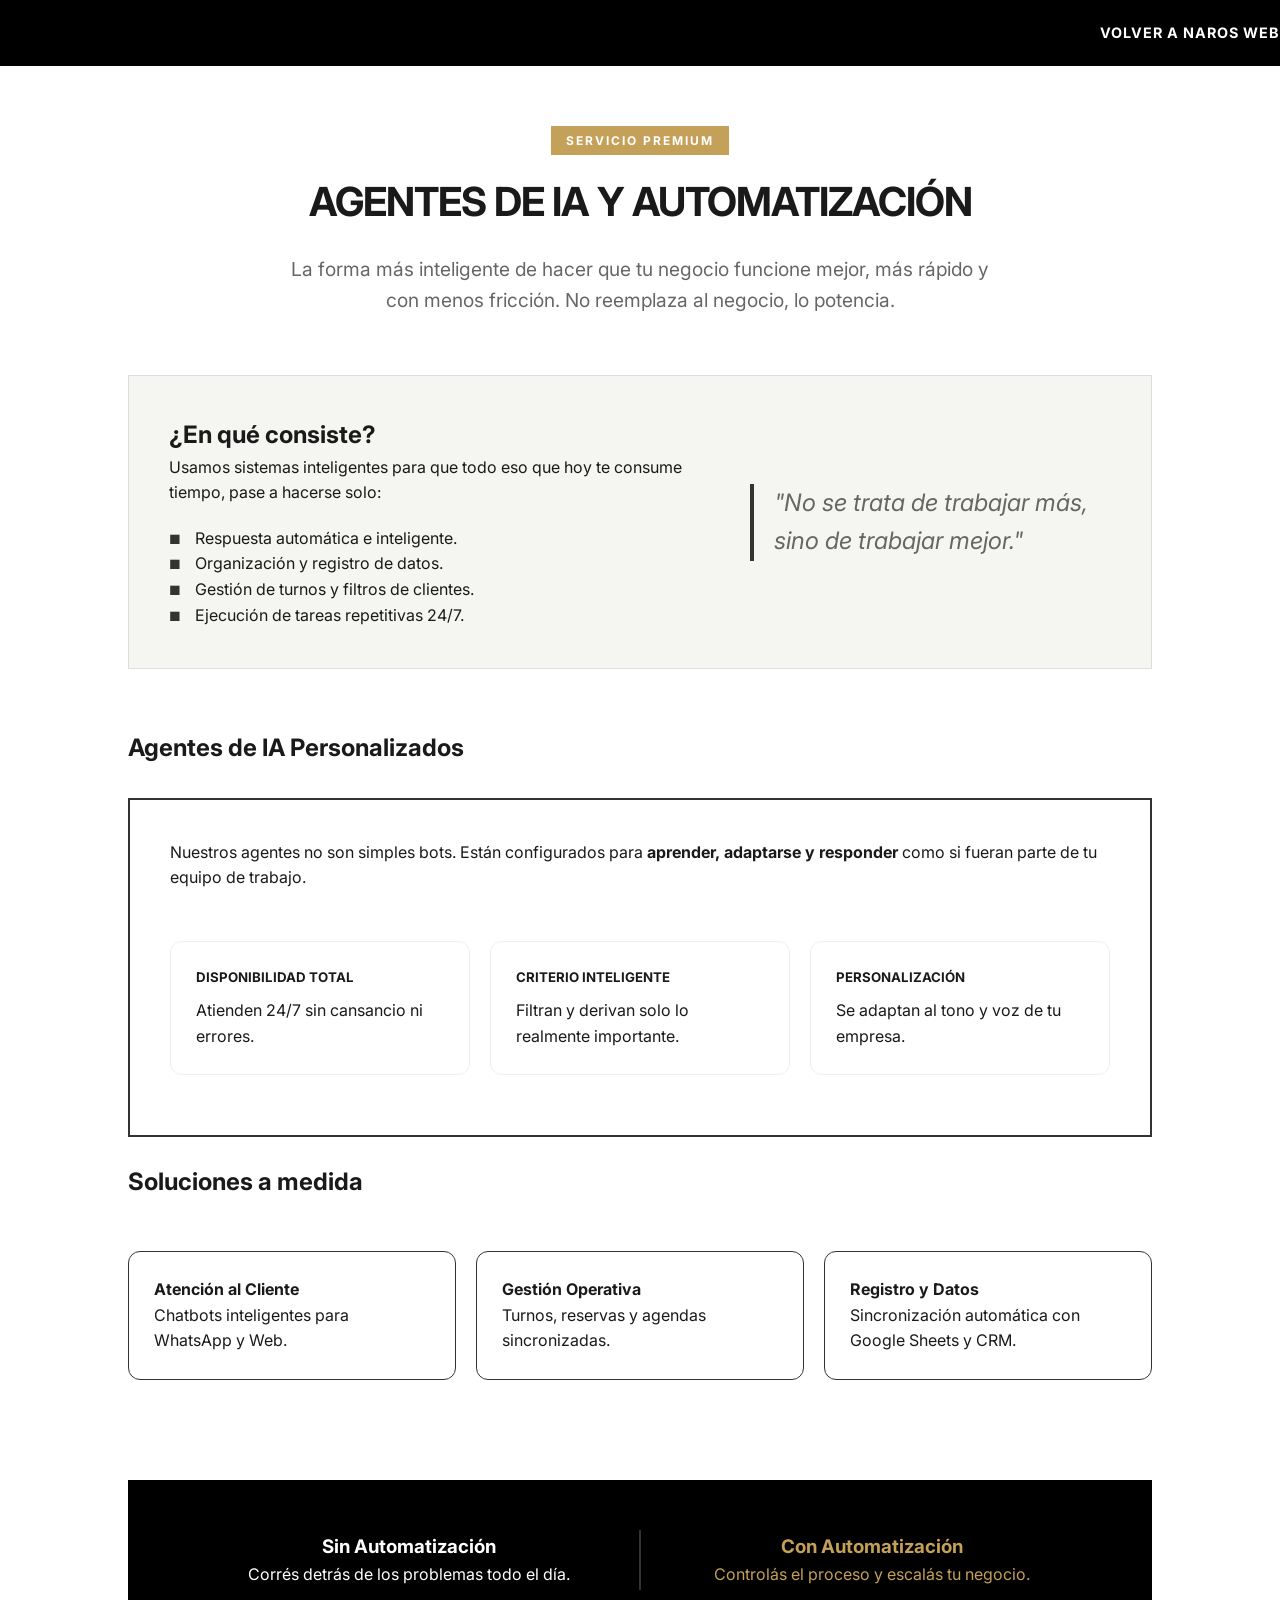
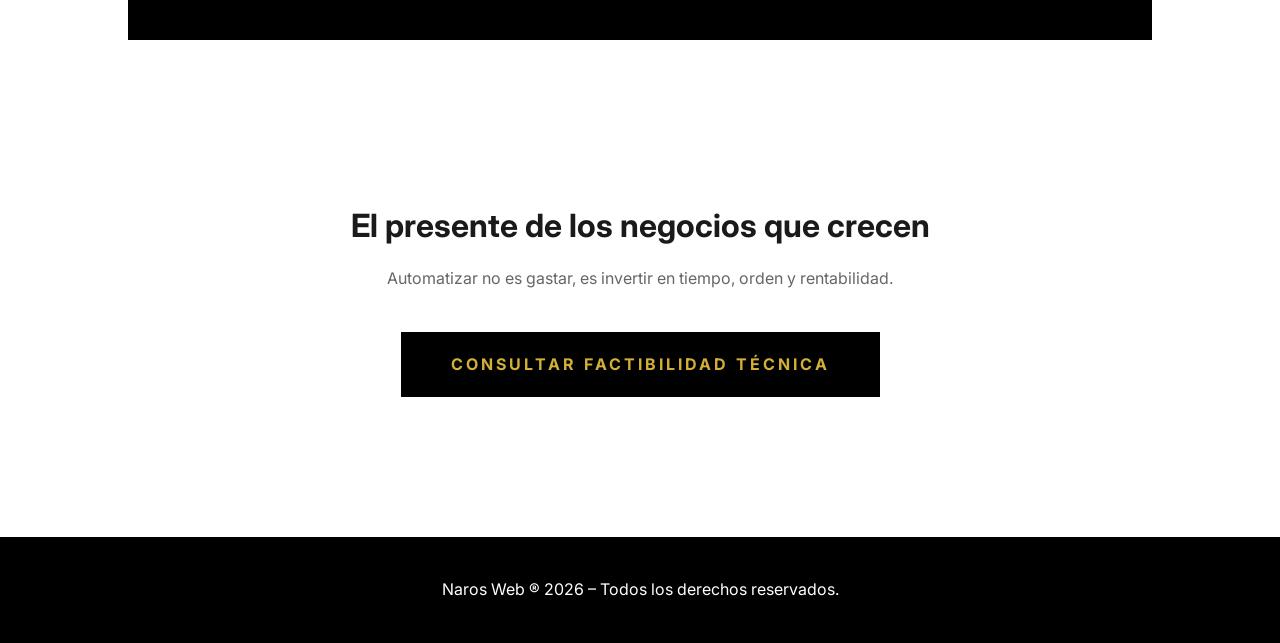
<file: automatizacion.html>
<!DOCTYPE html>
<html lang="es">
<head>
    <meta charset="UTF-8">
    <meta name="viewport" content="width=device-width, initial-scale=1.0">
    <title>Automatización e IA - Naros Web</title>
    <link rel="icon" href="logo.jpg" type="image/jpeg">
    <link rel="stylesheet" href="style.css">
    <link href="https://fonts.googleapis.com/css2?family=Inter:wght@400;700&display=swap" rel="stylesheet">
</head>
<body class="info-page">
    <header class="header-dark">
        <nav class="nav-right">
            <ul>
                <li><a href="index.html">Volver a Naros Web</a></li>
            </ul>
        </nav>
    </header>

    <main class="content-container">
        <section class="info-hero">
            <span class="badge-gold">SERVICIO PREMIUM</span>
            <h1>Agentes de IA y Automatización</h1>
            <p class="subtitle">La forma más inteligente de hacer que tu negocio funcione mejor, más rápido y con menos fricción. No reemplaza al negocio, lo potencia.</p>
        </section>

        <section class="ia-concept">
            <div class="concept-grid">
                <div class="concept-text">
                    <h2>¿En qué consiste?</h2>
                    <p>Usamos sistemas inteligentes para que todo eso que hoy te consume tiempo, pase a hacerse solo:</p>
                    <ul class="firm-list">
                        <li>Respuesta automática e inteligente.</li>
                        <li>Organización y registro de datos.</li>
                        <li>Gestión de turnos y filtros de clientes.</li>
                        <li>Ejecución de tareas repetitivas 24/7.</li>
                    </ul>
                </div>
                <div class="concept-quote">
                    <p>"No se trata de trabajar más, sino de trabajar mejor."</p>
                </div>
            </div>
        </section>

        <section class="ia-agents">
            <h2 class="formal-title">Agentes de IA Personalizados</h2>
            <div class="agents-box-firm">
                <p>Nuestros agentes no son simples bots. Están configurados para <strong>aprender, adaptarse y responder</strong> como si fueran parte de tu equipo de trabajo.</p>
                <div class="agents-grid">
                    <div class="agent-card">
                        <h5>Disponibilidad Total</h5>
                        <p>Atienden 24/7 sin cansancio ni errores.</p>
                    </div>
                    <div class="agent-card">
                        <h5>Criterio Inteligente</h5>
                        <p>Filtran y derivan solo lo realmente importante.</p>
                    </div>
                    <div class="agent-card">
                        <h5>Personalización</h5>
                        <p>Se adaptan al tono y voz de tu empresa.</p>
                    </div>
                </div>
            </div>
        </section>
<br>
        <section class="automation-list">
            <h2 class="formal-title">Soluciones a medida</h2>
            <div class="firm-grid-3">
                <div class="firm-box">
                    <h4>Atención al Cliente</h4>
                    <p>Chatbots inteligentes para WhatsApp y Web.</p>
                </div>
                <div class="firm-box">
                    <h4>Gestión Operativa</h4>
                    <p>Turnos, reservas y agendas sincronizadas.</p>
                </div>
                <div class="firm-box">
                    <h4>Registro y Datos</h4>
                    <p>Sincronización automática con Google Sheets y CRM.</p>
                </div>
            </div>
        </section>

        <section class="ia-vs">
            <div class="vs-container-firm">
                <div class="vs-item">
                    <h3>Sin Automatización</h3>
                    <p>Corrés detrás de los problemas todo el día.</p>
                </div>
                <div class="vs-divider"></div>
                <div class="vs-item highlight">
                    <h3>Con Automatización</h3>
                    <p>Controlás el proceso y escalás tu negocio.</p>
                </div>
            </div>
        </section>

        <section class="final-cta-ia">
            <h2>El presente de los negocios que crecen</h2>
            <p>Automatizar no es gastar, es invertir en tiempo, orden y rentabilidad.</p>
            <div class="buttons-container">
                <a href="https://wa.me/541135965617?text=Hola,%20me%20interesa%20la%20Automatización%20con%20IA" class="btn-factibilidad-premium">Consultar Factibilidad Técnica</a>
            </div>
        </section>
    </main>

    <footer>
        <p>Naros Web &reg; 2026 – Todos los derechos reservados.</p>
    </footer>
</body>
</html>
</file>
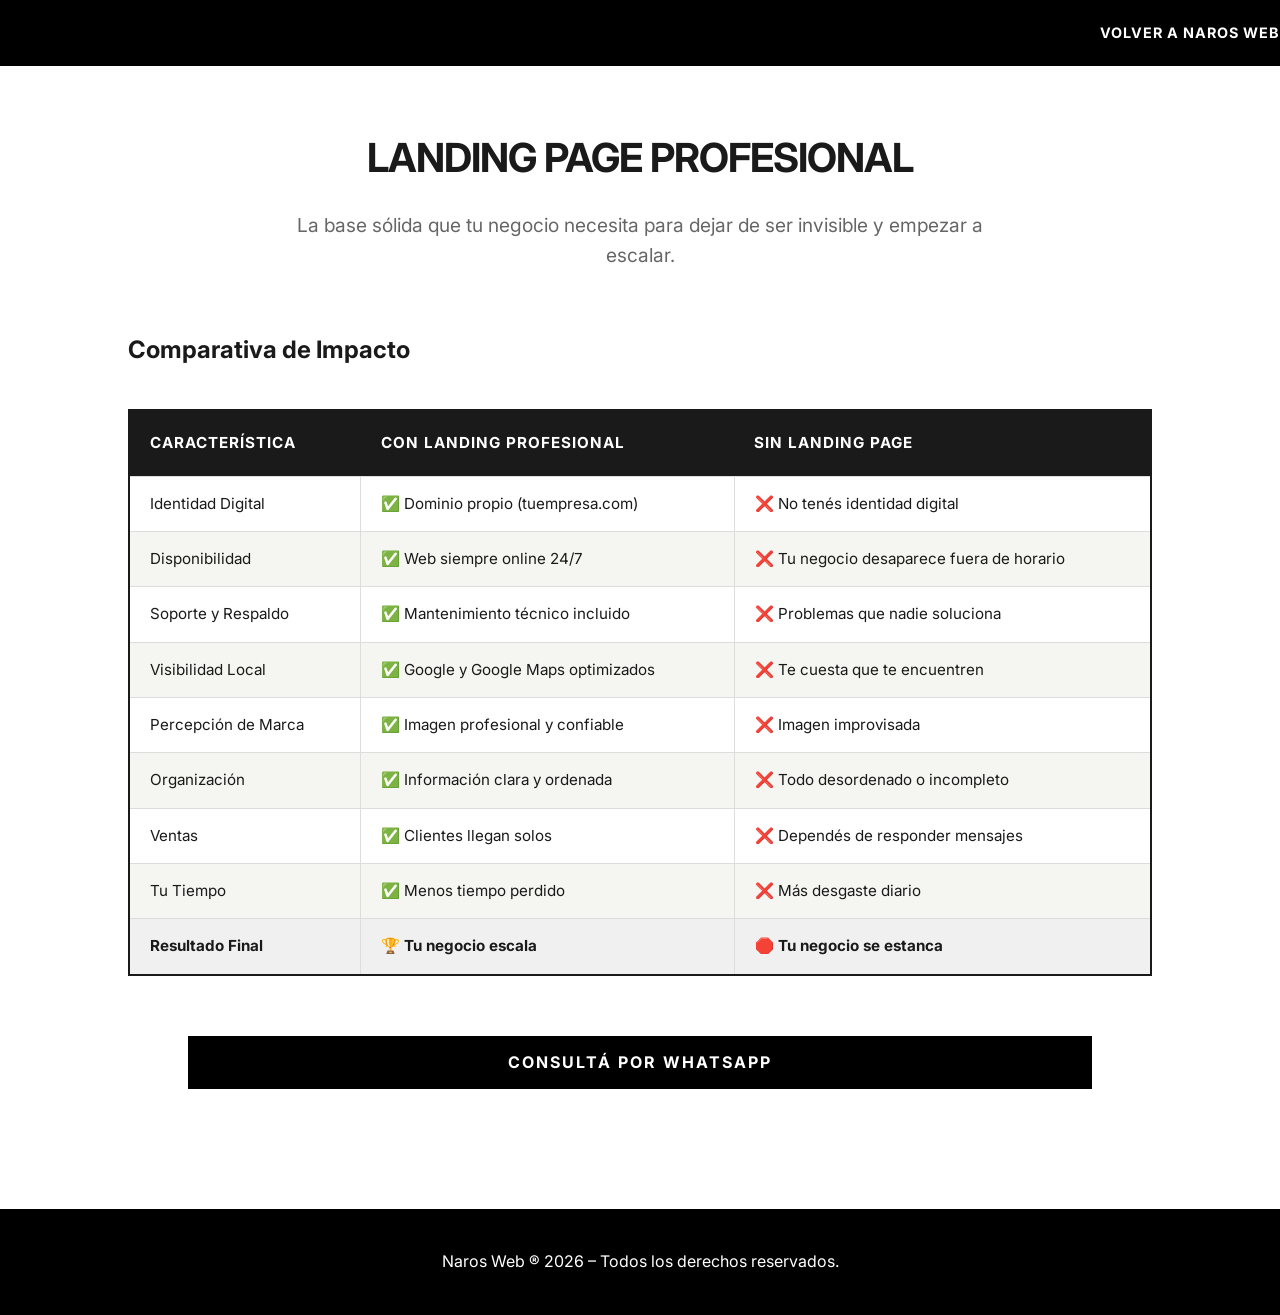
<file: landing.html>
<!DOCTYPE html>
<html lang="es">
<head>
    <meta charset="UTF-8">
    <meta name="viewport" content="width=device-width, initial-scale=1.0">
    <title>Landing Básica - Naros Web</title>
    <link rel="icon" href="logo.jpg" type="image/jpeg">
    <link rel="stylesheet" href="style.css">
    <link href="https://fonts.googleapis.com/css2?family=Inter:wght@400;700&display=swap" rel="stylesheet">
</head>
<body class="info-page">
    <header class="header-dark">
        <nav class="nav-right">
            <ul>
                <li><a href="index.html">Volver a Naros Web</a></li>
            </ul>
        </nav>
    </header>

    <main class="content-container">
        <section class="info-hero">
            <h1>Landing Page Profesional</h1>
            <p class="subtitle">La base sólida que tu negocio necesita para dejar de ser invisible y empezar a escalar.</p>
        </section>

        <section class="comparison-container">
            <h2 class="formal-title">Comparativa de Impacto</h2>
            <div class="table-wrapper">
                <table class="firm-table">
                    <thead>
                        <tr>
                            <th>Característica</th>
                            <th>Con Landing Profesional</th>
                            <th>Sin Landing Page</th>
                        </tr>
                    </thead>
                    <tbody>
                        <tr>
                            <td>Identidad Digital</td>
                            <td>✅ Dominio propio (tuempresa.com)</td>
                            <td>❌ No tenés identidad digital</td>
                        </tr>
                        <tr>
                            <td>Disponibilidad</td>
                            <td>✅ Web siempre online 24/7</td>
                            <td>❌ Tu negocio desaparece fuera de horario</td>
                        </tr>
                        <tr>
                            <td>Soporte y Respaldo</td>
                            <td>✅ Mantenimiento técnico incluido</td>
                            <td>❌ Problemas que nadie soluciona</td>
                        </tr>
                        <tr>
                            <td>Visibilidad Local</td>
                            <td>✅ Google y Google Maps optimizados</td>
                            <td>❌ Te cuesta que te encuentren</td>
                        </tr>
                        <tr>
                            <td>Percepción de Marca</td>
                            <td>✅ Imagen profesional y confiable</td>
                            <td>❌ Imagen improvisada</td>
                        </tr>
                        <tr>
                            <td>Organización</td>
                            <td>✅ Información clara y ordenada</td>
                            <td>❌ Todo desordenado o incompleto</td>
                        </tr>
                        <tr>
                            <td>Ventas</td>
                            <td>✅ Clientes llegan solos</td>
                            <td>❌ Dependés de responder mensajes</td>
                        </tr>
                        <tr>
                            <td>Tu Tiempo</td>
                            <td>✅ Menos tiempo perdido</td>
                            <td>❌ Más desgaste diario</td>
                        </tr>
                        <tr class="highlight-row">
                            <td>Resultado Final</td>
                            <td>🏆 Tu negocio escala</td>
                            <td>🛑 Tu negocio se estanca</td>
                        </tr>
                    </tbody>
                </table>
            </div>
        </section>

        <section class="final-cta">
            <div class="cta-box">
                <a href="https://wa.me/541135965617?text=Hola,%20quiero%20el%20sistema%20de%20Web%20Completa" class="btn-cuadrante-negro">
                    CONSULTÁ POR WHATSAPP
                </a>
            </div>
        </section>
    </main>

    <footer>
        <p>Naros Web &reg; 2026 – Todos los derechos reservados.</p>
    </footer>
</body>
</html>
</file>
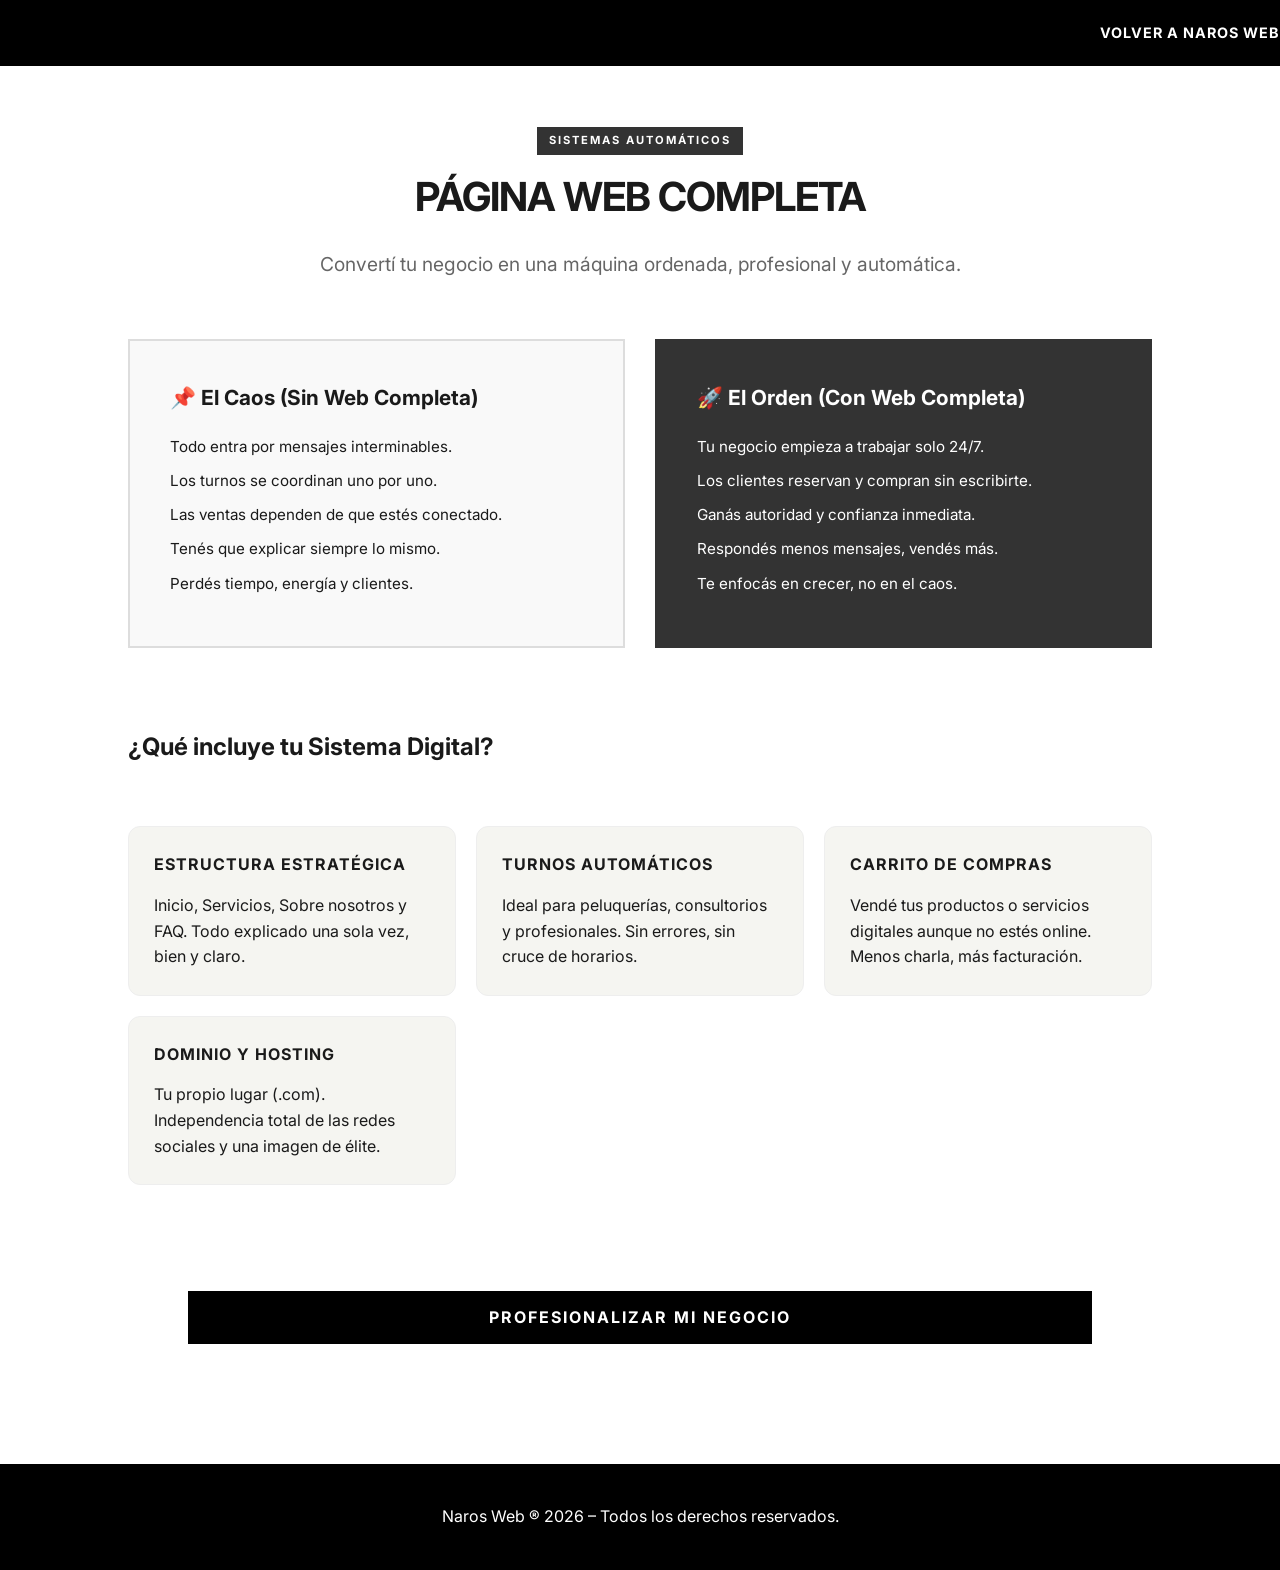
<file: paginaweb.html>
<!DOCTYPE html>
<html lang="es">
<head>
    <meta charset="UTF-8">
    <meta name="viewport" content="width=device-width, initial-scale=1.0">
    <title>Web Completa y Sistemas - Naros Web</title>
    <link rel="icon" href="logo.jpg" type="image/jpeg">
    <link rel="stylesheet" href="style.css">
    <link href="https://fonts.googleapis.com/css2?family=Inter:wght@400;700&display=swap" rel="stylesheet">
</head>
<body class="info-page">
    <header class="header-dark">
        <nav class="nav-right">
            <ul>
                <li><a href="index.html">Volver a Naros Web</a></li>
            </ul>
        </nav>
    </header>

    <main class="content-container">
        <section class="info-hero">
            <span class="badge">SISTEMAS AUTOMÁTICOS</span>
            <h1>Página Web Completa</h1>
            <p class="subtitle">Convertí tu negocio en una máquina ordenada, profesional y automática.</p>
        </section>

        <section class="grid-problem-solution">
            <div class="box-problem">
                <h3>📌 El Caos (Sin Web Completa)</h3>
                <ul>
                    <li>Todo entra por mensajes interminables.</li>
                    <li>Los turnos se coordinan uno por uno.</li>
                    <li>Las ventas dependen de que estés conectado.</li>
                    <li>Tenés que explicar siempre lo mismo.</li>
                    <li>Perdés tiempo, energía y clientes.</li>
                </ul>
            </div>
            <div class="box-solution">
                <h3>🚀 El Orden (Con Web Completa)</h3>
                <ul>
                    <li>Tu negocio empieza a trabajar solo 24/7.</li>
                    <li>Los clientes reservan y compran sin escribirte.</li>
                    <li>Ganás autoridad y confianza inmediata.</li>
                    <li>Respondés menos mensajes, vendés más.</li>
                    <li>Te enfocás en crecer, no en el caos.</li>
                </ul>
            </div>
        </section>

        <section class="features-section">
            <h2 class="formal-title">¿Qué incluye tu Sistema Digital?</h2>
            <div class="features-grid-firm">
                <div class="feature-item">
                    <h4>Estructura Estratégica</h4>
                    <p>Inicio, Servicios, Sobre nosotros y FAQ. Todo explicado una sola vez, bien y claro.</p>
                </div>
                <div class="feature-item">
                    <h4>Turnos Automáticos</h4>
                    <p>Ideal para peluquerías, consultorios y profesionales. Sin errores, sin cruce de horarios.</p>
                </div>
                <div class="feature-item">
                    <h4>Carrito de Compras</h4>
                    <p>Vendé tus productos o servicios digitales aunque no estés online. Menos charla, más facturación.</p>
                </div>
                <div class="feature-item">
                    <h4>Dominio y Hosting</h4>
                    <p>Tu propio lugar (.com). Independencia total de las redes sociales y una imagen de élite.</p>
                </div>
            </div>
        </section>
<br>
<section class="final-cta">
    <div class="cta-box">
        <a href="https://wa.me/541135965617?text=Hola,%20quiero%20el%20sistema%20de%20Web%20Completa" class="btn-cuadrante-negro">
            PROFESIONALIZAR MI NEGOCIO
        </a>
    </div>
</section>
    </main>

    <footer>
        <p>Naros Web &reg; 2026 – Todos los derechos reservados.</p>
    </footer>
</body>
</html>
</file>
<file: style.css>
/* --- 1. VARIABLES Y RESET --- */
:root {
  --bg-color: #F5F5F1;
  --text-color: #1A1A1A;
  --accent-color: #333;
  --white: #ffffff;
  --light-grey: #e0e0e0;
  --dark-grey: #666;
  --gradient-middle: #e8e8e4;
}

* {
  margin: 0;
  padding: 0;
  box-sizing: border-box;
}

body {
  font-family: 'Inter', sans-serif;
  background-color: var(--bg-color);
  color: var(--text-color);
  line-height: 1.6;
  overflow-x: hidden;
}

/* --- 2. HERO SECTION (Altura reducida) --- */
.hero-background {
  background-image: url('fondo.jpg');
  background-size: cover;
  background-position: center center;
  color: var(--white);
  position: relative;
  height: 65vh; /* Ajustado para que no ocupe toda la pantalla al inicio */
}

.hero-background::before {
  content: "";
  position: absolute;
  top: 0; left: 0; right: 0; bottom: 0;
  background: rgba(0, 0, 0, 0.4);
  z-index: 1;
}

/* --- 3. NAVEGACIÓN (A la derecha, sin logo) --- */
header {
  padding: 30px 5%;
  position: relative;
  z-index: 1000;
}

.nav-right {
  display: flex;
  justify-content: flex-end; /* Enlaces a la derecha */
  align-items: center;
}

.nav-right ul {
  display: flex;
  list-style: none;
  gap: 30px;
}

.nav-right ul li a {
  text-decoration: none;
  color: var(--white);
  font-weight: 700;
  text-transform: uppercase;
  font-size: 0.9rem;
  letter-spacing: 1px;
  transition: color 0.3s ease;
}

.nav-right ul li a:hover {
  color: var(--light-grey);
}

/* --- 4. CONTENIDO HERO --- */
.hero {
  height: calc(65vh - 100px); /* Ajustado a la nueva altura del fondo */
  display: flex;
  flex-direction: column;
  align-items: center;
  justify-content: center;
  text-align: center;
  padding: 0 10%;
  position: relative;
  z-index: 2;
}

.hero h1 { 
  font-size: 3rem; 
  margin-bottom: 20px; 
  text-shadow: 2px 2px 4px rgba(0,0,0,0.5);
}

.hero p {
  font-size: 1.2rem;
  margin-bottom: 30px;
  text-shadow: 1px 1px 2px rgba(0,0,0,0.5);
}

.btn-primary {
  background-color: var(--white);
  color: #000;
  padding: 15px 35px;
  border-radius: 0; /* Bordes firmes */
  text-decoration: none;
  font-weight: 700;
  text-transform: uppercase;
  display: inline-block;
  transition: 0.3s;
}

.btn-primary:hover {
  background-color: var(--light-grey);
}

/* --- 5. SECCIÓN SERVICIOS (Planes) --- */
.services { 
  padding: 80px 5%; 
  background-color: var(--bg-color); /* Fondo crema */
}

.section-title { 
  text-align: center; 
  margin-bottom: 50px; 
  font-size: 2.5rem; 
  color: var(--text-color);
  text-transform: uppercase;
  letter-spacing: 2px;
}

.services-grid {
  display: grid;
  grid-template-columns: repeat(auto-fit, minmax(300px, 1fr));
  gap: 30px;
}

.card {
  background: var(--white);
  padding: 40px;
  border-radius: 0; /* Bordes firmes */
  box-shadow: 0 10px 30px rgba(0,0,0,0.05);
  transition: transform 0.3s ease;
  display: flex;
  flex-direction: column;
  position: relative;
  border: 1px solid var(--light-grey);
}

.card:hover { 
  transform: translateY(-10px); 
}

.price { font-size: 2rem; font-weight: bold; color: var(--text-color); }
.currency { font-size: 1rem; font-weight: normal; color: var(--dark-grey);}
.maint { color: var(--dark-grey); font-size: 0.9rem; margin-bottom: 20px; }

.card ul { list-style: none; margin-bottom: 30px; flex-grow: 1; }
.card ul li { margin-bottom: 10px; }
.card ul li::before { content: "✓ "; color: #333; font-weight: bold; }

.buttons-container { 
  display: flex; 
  flex-direction: column; 
  align-items: center; 
  gap: 15px; 
  width: 100%; 
  margin-top: auto; 
}

/* Botón Saber Más (Estilo Firme) */
.btn-info {
  display: block;
  text-align: center;
  padding: 12px 0;
  text-decoration: none;
  color: var(--accent-color);
  font-size: 0.9rem;
  font-weight: 700;
  text-transform: uppercase;
  letter-spacing: 1px;
  border: 2px solid var(--accent-color);
  border-radius: 0; /* Bordes firmes */
  transition: all 0.3s ease;
  width: 100%;
}

.btn-info:hover {
  background-color: var(--accent-color);
  color: var(--white);
}

/* Card Destacada */
.card.featured { border: 2px solid var(--accent-color); }
.popular-tag { 
  position: absolute; top: -15px; right: 20px; 
  background-color: var(--accent-color); color: var(--white); 
  padding: 5px 15px; border-radius: 0; /* Firme */
  font-size: 0.8rem; font-weight: bold; text-transform: uppercase; 
}

/* --- 6. SECCIÓN SOBRE NOSOTROS (Estilo Formal) --- */
.about {
  background-color: var(--white); /* Blanco para diferenciar de planes */
  padding: 100px 5%;
  text-align: center;
}

.about-intro {
  font-size: 1.2rem;
  max-width: 850px;
  margin: 0 auto 50px auto;
  line-height: 1.8;
  color: var(--text-color);
  font-weight: 400;
}

.trust-grid-firm {
  display: grid;
  grid-template-columns: repeat(auto-fit, minmax(280px, 1fr));
  gap: 20px;
  margin-top: 40px;
}

.trust-card-firm {
  background: var(--white);
  padding: 40px 30px;
  border: 2px solid var(--accent-color);
  border-radius: 0; /* Bordes firmes */
  text-align: left;
  transition: all 0.3s ease;
}

.trust-card-firm h3 {
  font-size: 1.1rem;
  letter-spacing: 2px;
  margin-bottom: 20px;
  color: var(--text-color);
  font-weight: 700;
  text-transform: uppercase;
}

.trust-card-firm p {
  font-size: 1rem;
  color: var(--dark-grey);
  line-height: 1.6;
}

/* --- 7. FOOTER --- */
footer { 
  padding: 50px 5%; 
  background: #000; 
  color: #fff; 
  text-align: center; 
}

.footer-icons { margin-bottom: 20px; }
.footer-icons img { 
  width: 30px; 
  height: 30px; 
  margin: 0 15px; 
  transition: transform 0.3s ease; 
}
.footer-icons img:hover { transform: scale(1.2); }

/* --- 8. RESPONSIVE --- */
@media (max-width: 768px) {
  .hero h1 { font-size: 2.2rem; }
  .hero-background { height: 70vh; }
  .nav-right ul { gap: 15px; }
  .nav-right ul li a { font-size: 0.75rem; }
  .services-grid, .trust-grid-firm { grid-template-columns: 1fr; }
}
.footer-icons {
  display: flex;           /* pone los enlaces en fila */
  justify-content: center; /* centra horizontalmente */
  align-items: center;     /* centra verticalmente */
  gap: 20px;               /* espacio entre íconos */
}

/* --- Card Automatización (Gris / Desactivado) --- */
.disabled-card {
  background-color: #f0f0f0 !important; /* Gris claro */
  border: 1px solid #ccc !important;
  box-shadow: none !important;
  position: relative;
  overflow: hidden;
}

.disabled-card h3, 
.disabled-card p, 
.disabled-card li {
  color: #888; /* Texto apagado */
}

.disabled-card b {
  color: #666; /* Resaltados un poco más visibles pero en la gama del gris */
}

/* Etiqueta Próximamente Firme */
.soon-badge {
  position: absolute;
  top: 0;
  right: 0;
  background-color: #888;
  color: #fff;
  padding: 5px 15px;
  font-size: 0.7rem;
  font-weight: 700;
  text-transform: uppercase;
  letter-spacing: 1px;
}

/* Botón Deshabilitado Firme */
.btn-disabled-firm {
  background-color: #ccc;
  color: #999;
  border: none;
  padding: 12px 0;
  width: 100%;
  font-weight: 700;
  text-transform: uppercase;
  cursor: not-allowed;
  border-radius: 0; /* Bordes rectos */
}

/* El botón de info se mantiene firme y clickeable */
.btn-info-firm {
  display: block;
  text-align: center;
  padding: 12px 0;
  text-decoration: none;
  color: #666;
  font-size: 0.9rem;
  font-weight: 700;
  text-transform: uppercase;
  border: 2px solid #aaa;
  border-radius: 0; /* Bordes rectos */
  width: 100%;
  transition: all 0.3s;
}

.btn-info-firm:hover {
  background-color: #888;
  color: #fff;
  border-color: #888;
}

/* --- PAGINAS DE INFORMACIÓN (Landing Info) --- */
.info-page {
  background-color: var(--white);
  color: var(--text-color);
}

.header-dark {
  background-color: #000;
  padding: 20px 0;
}

.content-container {
  max-width: 1000px;
  margin: 0 auto;
  padding: 60px 5%;
}

.info-hero {
  text-align: center;
  margin-bottom: 60px;
}

.info-hero h1 {
  font-size: 2.5rem;
  font-weight: 700;
  text-transform: uppercase;
  letter-spacing: -1px;
  margin-bottom: 20px;
}

.subtitle {
  font-size: 1.2rem;
  color: var(--dark-grey);
  max-width: 700px;
  margin: 0 auto;
}

/* --- TABLA FIRME --- */
.table-wrapper {
  overflow-x: auto;
  margin-top: 40px;
}

.firm-table {
  width: 100%;
  border-collapse: collapse;
  border: 2px solid var(--text-color); /* Borde firme exterior */
  font-size: 0.95rem;
}

.firm-table th {
  background-color: var(--text-color);
  color: var(--white);
  padding: 20px;
  text-align: left;
  text-transform: uppercase;
  letter-spacing: 1px;
}

.firm-table td {
  padding: 15px 20px;
  border: 1px solid #ddd;
}

.firm-table tr:nth-child(even) {
  background-color: var(--bg-color); /* Alternancia de color crema */
}

.highlight-row {
  background-color: #f0f0f0;
  font-weight: 700;
}

.info-footer-action {
  margin-top: 80px;
  text-align: center;
  border-top: 2px solid #eee;
  padding-top: 40px;
}

.info-footer-action p {
  font-size: 1.3rem;
  font-weight: 700;
  max-width: 600px;
  margin: 0 auto;
}

/* Reutilizamos el botón firme */
.btn-primary {
  border-radius: 0 !important;
  color: #000000;
}

/* --- ESTILOS ESPECÍFICOS WEB COMPLETA --- */

.badge {
  background: var(--accent-color);
  color: var(--white);
  padding: 5px 12px;
  font-size: 0.7rem;
  font-weight: 700;
  letter-spacing: 2px;
  display: inline-block;
  margin-bottom: 10px;
}

/* Grid de Problema y Solución */
.grid-problem-solution {
  display: grid;
  grid-template-columns: 1fr 1fr;
  gap: 20px;
  margin-bottom: 80px;
}

.box-problem, .box-solution {
  padding: 40px;
  border: 2px solid var(--accent-color);
}

.box-problem {
  background-color: #f9f9f9;
  border-color: #ddd;
}

.box-solution {
  background-color: var(--accent-color);
  color: var(--white);
}

.box-problem h3, .box-solution h3 {
  margin-bottom: 20px;
  font-size: 1.3rem;
}

.box-problem ul, .box-solution ul {
  list-style: none;
}

.box-problem li, .box-solution li {
  margin-bottom: 10px;
  font-size: 0.95rem;
}

/* Features Grid Firm */
.features-grid-firm {
  display: grid;
  grid-template-columns: repeat(auto-fit, minmax(300px, 1fr));
  gap: 20px;
  margin-top: 40px;
}

.feature-item {
  border: 1px solid #eee;
  padding: 30px;
  background: var(--bg-color);
  transition: all 0.3s;
}

.feature-item:hover {
  border-color: var(--accent-color);
}

.feature-item h4 {
  text-transform: uppercase;
  letter-spacing: 1px;
  margin-bottom: 15px;
  font-size: 1rem;
}

/* Comparativa simple */
.simple-comparison {
  text-align: center;
  margin: 80px 0;
  padding: 40px;
  background: #f0f0f0;
}

.vs {
  font-weight: 700;
  margin: 10px 0;
  color: #888;
}

/* CTA Final */
.cta-box {
  text-align: center;
  padding: 60px;
  background: #ffffff;
  color: #000000;
}

.cta-box h2 { font-size: 2.2rem; margin-bottom: 10px; }
.cta-box h3 { font-size: 1.5rem; color: #000000; margin-bottom: 20px; }
.cta-box p { margin-bottom: 30px; font-style: italic; opacity: 0.8; }

/* Responsive */
@media (max-width: 768px) {
  .grid-problem-solution { grid-template-columns: 1fr; }
}

/* --- ESTILOS IA Y AUTOMATIZACIÓN --- */

.badge-gold {
  background: #c5a059; /* Un tono dorado/bronce para lo Premium */
  color: white;
  padding: 5px 15px;
  font-size: 0.75rem;
  font-weight: 700;
  letter-spacing: 2px;
  display: inline-block;
  margin-bottom: 15px;
}

/* Concepto */
.ia-concept {
  margin: 60px 0;
  padding: 40px;
  background: var(--bg-color);
  border: 1px solid #ddd;
}

.concept-grid {
  display: grid;
  grid-template-columns: 1.5fr 1fr;
  gap: 40px;
  align-items: center;
}

.concept-quote {
  font-size: 1.5rem;
  font-style: italic;
  border-left: 4px solid var(--accent-color);
  padding-left: 20px;
  color: var(--dark-grey);
}

/* Agentes de IA */
.agents-box-firm {
  border: 2px solid var(--accent-color);
  padding: 40px;
  margin-top: 30px;
}

.agents-grid {
  display: grid;
  grid-template-columns: repeat(auto-fit, minmax(200px, 1fr));
  gap: 20px;
  margin-top: 30px;
}

.agent-card {
  background: #fff;
  padding: 20px;
  border: 1px solid #eee;
}

.agent-card h5 {
  margin-bottom: 10px;
  text-transform: uppercase;
  font-weight: 700;
}

/* Grid de 3 columnas firmes */
.firm-grid-3 {
  display: grid;
  grid-template-columns: repeat(auto-fit, minmax(250px, 1fr));
  gap: 15px;
  margin-top: 30px;
}

.firm-box {
  border: 1px solid var(--accent-color);
  padding: 25px;
  background: white;
}

/* VS Section */
.vs-container-firm {
  display: flex;
  justify-content: space-between;
  align-items: center;
  background: #000;
  color: #fff;
  padding: 50px;
  margin: 80px 0;
}

.vs-item { flex: 1; text-align: center; }
.vs-item.highlight { color: #c5a059; }
.vs-divider { width: 2px; height: 60px; background: #333; }

/* CTA Final IA */
.final-cta-ia {
  text-align: center;
  padding: 80px 0;
}

.final-cta-ia h2 { font-size: 2rem; margin-bottom: 15px; }
.final-cta-ia p { margin-bottom: 40px; color: var(--dark-grey); }

/* Listas firmes */
.firm-list {
  list-style: none;
  margin-top: 20px;
}
.firm-list li::before {
  content: "■ ";
  color: var(--accent-color);
  font-size: 0.8rem;
  margin-right: 10px;
}

@media (max-width: 768px) {
  .concept-grid, .vs-container-firm { grid-template-columns: 1fr; flex-direction: column; gap: 30px; }
  .vs-divider { display: none; }
}
/* BOTÓN PREMIUM: CUADRANTE NEGRO Y LETRAS DORADAS */
.btn-factibilidad-premium {
  display: inline-block;
  background-color: #000000;   /* Cuadrante Negro Sólido */
  color: #D4AF37;              /* Dorado Metálico */
  padding: 20px 50px;
  text-decoration: none;
  font-weight: 700;
  text-transform: uppercase;
  letter-spacing: 3px;         /* Espaciado elegante entre letras */
  border-radius: 0;            /* BORDE TOTALMENTE RECTO (FIRME) */
  transition: all 0.4s ease;
  text-align: center;
  cursor: pointer;
}

.btn-factibilidad-premium:hover {
  background-color: #D4AF37;   /* Al pasar el mouse se invierte: fondo dorado */
  color: #000000;              /* Letras negras */
  transform: translateY(-3px);
  box-shadow: 0 10px 20px rgba(0,0,0,0.3);
}
.btn-cuadrante-negro {
  display: inline-block;
  background-color: #000000 !important; /* Fondo Negro */
  color: #ffffff !important;           /* Letra Blanca */
  padding: 20px 50px;
  text-decoration: none;               /* Quita el subrayado */
  font-weight: 700;
  text-transform: uppercase;
  letter-spacing: 2px;
  border-radius: 0 !important;         /* Bordes rectos firmes */
  border: 2px solid #000000;
  transition: all 0.3s ease;
  text-align: center;
}

.btn-cuadrante-negro:hover {
  background-color: #333333 !important; /* Gris oscuro al pasar el mouse */
  color: #ffffff !important;
  transform: translateY(-3px);          /* Efecto de levante */
}

/* --- CONFIGURACIÓN BASE --- */
* {
  margin: 0;
  padding: 0;
  box-sizing: border-box;
}

body {
  font-family: 'Inter', sans-serif;
  line-height: 1.6;
  overflow-x: hidden; /* Evita scroll horizontal molesto */
}

img {
  max-width: 100%;
  height: auto;
}

/* --- CONTENEDOR GLOBAL --- */
.container, .content-container {
  width: 90%;
  max-width: 1200px;
  margin: 0 auto;
}

/* --- HEADER Y NAVEGACIÓN --- */
header {
  padding: 1rem 5%;
  display: flex;
  justify-content: flex-end; /* Alinea nav a la derecha */
  align-items: center;
}

.nav-right ul {
  display: flex;
  list-style: none;
  gap: 20px;
}

/* Responsive Nav: En móviles se apila */
@media (max-width: 768px) {
  header {
      justify-content: center;
  }
  .nav-right ul {
      gap: 10px;
      font-size: 0.9rem;
  }
}

/* --- HERO SECTION --- */
.hero {
  padding: 80px 5%;
  text-align: center;
}

.hero h1 {
  font-size: clamp(2rem, 5vw, 4rem); /* Tamaño fluido */
  margin-bottom: 20px;
}

/* --- GRIDS RESPONSIVE (Servicios, Trust, Features) --- */
/* Esta es la clave: auto-fit permite que los elementos bajen solos */
.services-grid, 
.trust-grid-firm, 
.features-grid-firm, 
.firm-grid-3, 
.agents-grid {
  display: grid;
  grid-template-columns: repeat(auto-fit, minmax(280px, 1fr));
  gap: 20px;
  padding: 20px 0;
}

/* --- COMPARATIVA (TABLAS) --- */
/* Las tablas son difíciles en móvil, usamos un wrapper con scroll */
.table-wrapper {
  width: 100%;
  overflow-x: auto;
  -webkit-overflow-scrolling: touch;
}

.firm-table {
  width: 100%;
  min-width: 600px; /* Obliga a la tabla a no achicarse de más */
  border-collapse: collapse;
}

/* --- SECCIONES DE PROBLEMA/SOLUCIÓN --- */
.grid-problem-solution {
  display: grid;
  grid-template-columns: 1fr 1fr;
  gap: 30px;
}

@media (max-width: 768px) {
  .grid-problem-solution {
      grid-template-columns: 1fr; /* Una sola columna en móvil */
  }
}

/* --- AJUSTES DE TARJETAS (Cards) --- */
.card, .feature-item, .firm-box, .agent-card {
  padding: 25px;
  border-radius: 12px;
  height: 100%; /* Para que todas midan lo mismo en la fila */
}

/* --- BOTONES --- */
.buttons-container {
  display: flex;
  flex-direction: column;
  gap: 10px;
  width: 100%;
}

.btn-primary, .btn-info, .btn-cuadrante-negro {
  display: inline-block;
  text-align: center;
  padding: 12px 20px;
  width: 100%; /* Botones grandes en móvil para facilitar el click */
}

@media (min-width: 768px) {
  .btn-primary, .btn-info {
      width: auto; /* En desktop vuelven a su tamaño normal */
  }
}

/* --- FOOTER --- */
footer {
  padding: 40px 5%;
  text-align: center;
}

.footer-icons {
  display: flex;
  justify-content: center;
  gap: 20px;
  margin-bottom: 20px;
}
</file>
